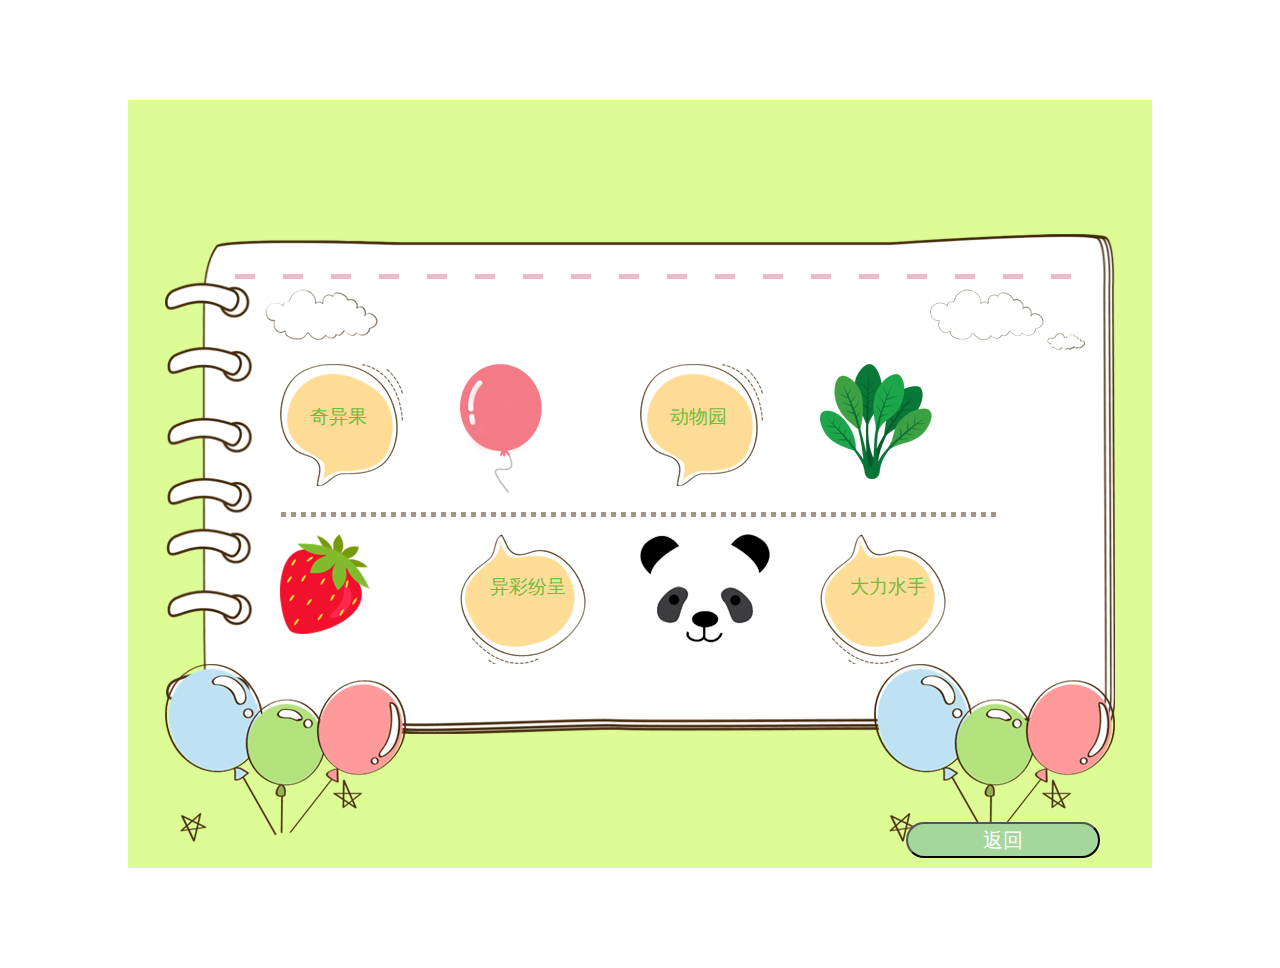
<file: index.html>
<!DOCTYPE html>
<html lang="en">
<meta charset="UTF-8">
<head>
    <meta charset="UTF-8">
    <title>Title</title>
</head>
<link rel="stylesheet" href="css/main.css">
<body>
    <div class="center">
        <div class="round">
            <ul class="line">
                <li class="pink"></li>
                <li class="pink"></li>
                <li class="pink"></li>
                <li class="pink"></li>
                <li class="pink"></li>
                <li class="pink"></li>
                <li class="pink"></li>
                <li class="pink"></li>
                <li class="pink"></li>
                <li class="pink"></li>
                <li class="pink"></li>
                <li class="pink"></li>
                <li class="pink"></li>
                <li class="pink"></li>
                <li class="pink"></li>
                <li class="pink"></li>
                <li class="pink"></li>
                <li class="pink"></li>
            </ul>
            <div id="cloud"></div>
            <div id="cloud2"></div>
            <div id="im1">
                <div class="iniml">
                    <a href="English.html" class="greenfont">奇异果</a>
                </div>
                <div class="iniml2"></div>
                <div class="iniml3">
                    <span class="greenfont">动物园</span>
                </div>
                <div class="iniml4"></div>
            </div>
            <ul id="line2">
                <li class="grey"></li>
                <li class="grey"></li>
                <li class="grey"></li>
                <li class="grey"></li>
                <li class="grey"></li>
                <li class="grey"></li>
                <li class="grey"></li>
                <li class="grey"></li>
                <li class="grey"></li>
                <li class="grey"></li>
                <li class="grey"></li>
                <li class="grey"></li>
                <li class="grey"></li>
                <li class="grey"></li>
                <li class="grey"></li>
                <li class="grey"></li>
                <li class="grey"></li>
                <li class="grey"></li>
                <li class="grey"></li>
                <li class="grey"></li>
                <li class="grey"></li>
                <li class="grey"></li>
                <li class="grey"></li>
                <li class="grey"></li>
                <li class="grey"></li>
                <li class="grey"></li>
                <li class="grey"></li>
                <li class="grey"></li>
                <li class="grey"></li>
                <li class="grey"></li>
                <li class="grey"></li>
                <li class="grey"></li>
                <li class="grey"></li>
                <li class="grey"></li>
                <li class="grey"></li>
                <li class="grey"></li>
                <li class="grey"></li>
                <li class="grey"></li>
                <li class="grey"></li>
                <li class="grey"></li>
                <li class="grey"></li>
                <li class="grey"></li>
                <li class="grey"></li>
                <li class="grey"></li>
                <li class="grey"></li>
                <li class="grey"></li>
                <li class="grey"></li>
                <li class="grey"></li>
                <li class="grey"></li>
                <li class="grey"></li>
                <li class="grey"></li>
                <li class="grey"></li>
                <li class="grey"></li>
                <li class="grey"></li>
                <li class="grey"></li>
                <li class="grey"></li>
                <li class="grey"></li>
                <li class="grey"></li>
                <li class="grey"></li>
                <li class="grey"></li>
                <li class="grey"></li>
                <li class="grey"></li>
                <li class="grey"></li>
                <li class="grey"></li>
                <li class="grey"></li>
                <li class="grey"></li>
                <li class="grey"></li>
                <li class="grey"></li>
                <li class="grey"></li>
                <li class="grey"></li>
                <li class="grey"></li>
                <li class="grey"></li>
            </ul>
            <div id="iml2">
                <div class="inimlt">
                </div>
                <div class="inimlt2">
                    <span class="greenfont">异彩纷呈</span>
                </div>
                <div class="inimlt3">
                </div>
                <div class="inimlt4">
                    <span class="greenfont">大力水手</span>
                </div>
            </div>
            <div id="bleft"></div>
            <div id="bright">
                <button id="back">返回</button>
            </div>
        </div>
    </div>
</body>
</html>
</file>
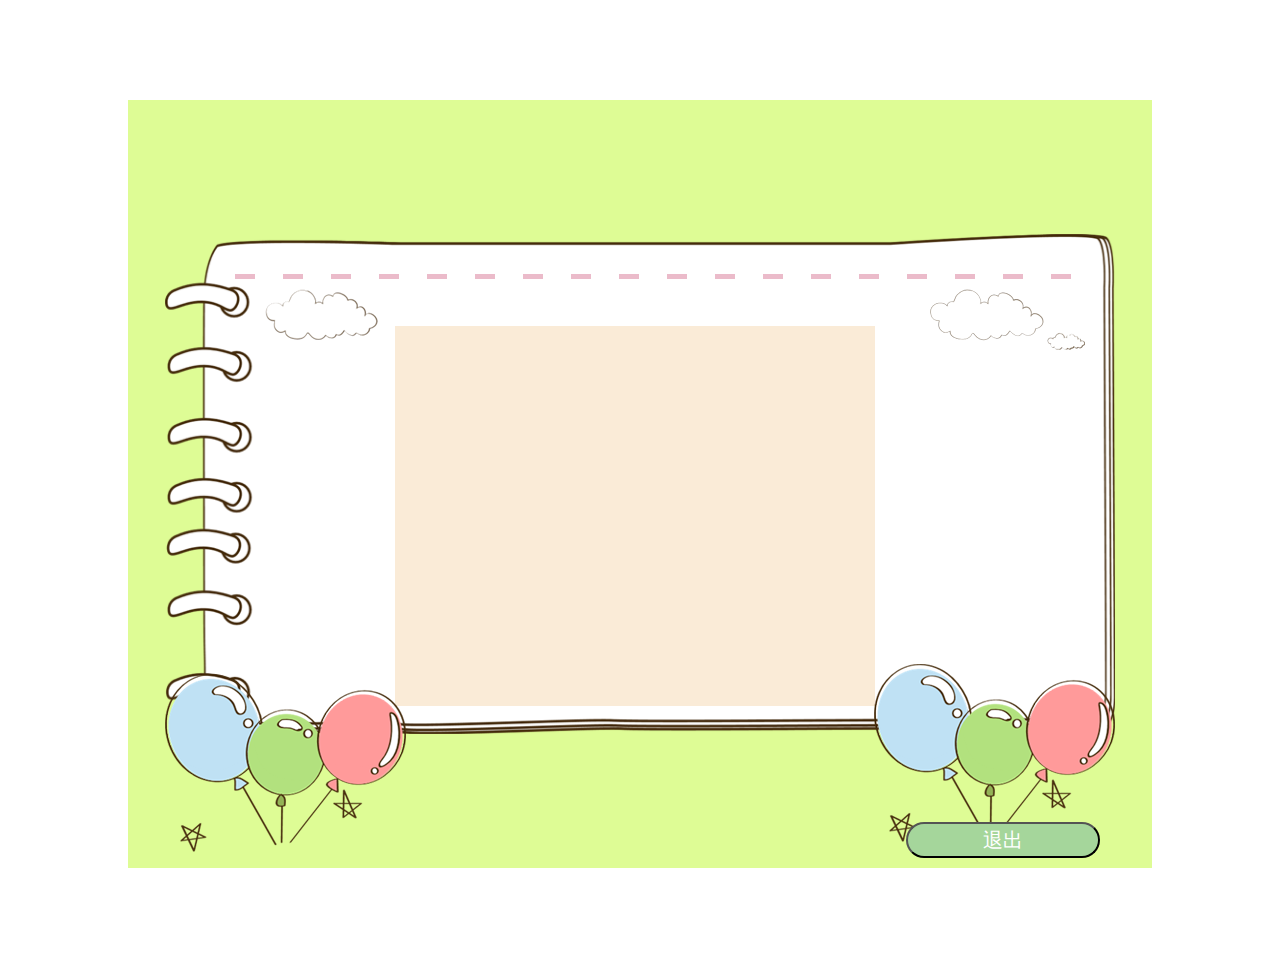
<file: English.html>
<!DOCTYPE html>
<html lang="en">
<head>
    <meta charset="UTF-8">
    <title>Title</title>
    <link rel="stylesheet" href="css/main.css">
    <link rel="stylesheet" href="css/English.css">
</head>
<body>
<div class="center">
    <div class="round">
        <ul class="line">
            <li class="pink"></li>
            <li class="pink"></li>
            <li class="pink"></li>
            <li class="pink"></li>
            <li class="pink"></li>
            <li class="pink"></li>
            <li class="pink"></li>
            <li class="pink"></li>
            <li class="pink"></li>
            <li class="pink"></li>
            <li class="pink"></li>
            <li class="pink"></li>
            <li class="pink"></li>
            <li class="pink"></li>
            <li class="pink"></li>
            <li class="pink"></li>
            <li class="pink"></li>
            <li class="pink"></li>
        </ul>
        <div id="cloud"></div>
        <div id="cloud2"></div>
        <div id="Englishuse"></div>
        <div id="bleft2"></div>
        <div id="bright2">
            <button id="back">退出</button>
        </div>
    </div>
</div>
</body>
</html>
</file>
<file: css/main.css>
*{
    padding: 0;
    margin: 0;
    list-style:none;
    text-decoration: none;
}
input,button,select,textarea{outline:none;}

.center{
    width: 1024px;
    height: 768px;
    background-color: #defc95;
    margin: 100px auto;
    display:flex;
    justify-content:center;
    align-items:center;
}
.round{
    width:950px;
    height: 500px;
    /*background-color: #fff;*/

    /*border-radius: 20px;*/
    background-image:url("../img/background.png");
    -webkit-background-size:100% 100%;
    background-size:100% 100%;
    margin: 50px auto;
}
.line{
    position: relative;
    left: 70px;
    top: 40px;
}
.pink{
    float: left;
    margin-right: 28px;
    background-color: #ebbbca;
    width: 20px;
    height:5px ;
}
#cloud{
    float: left;
    background-image: url("../img/cloud.png");
    width: 113px;
    height: 51px;
    position: relative;
    top: 50px;
    left: 100px;
}
#cloud2{
    float: right;
    position: relative;
    top: 50px;
    right: 30px;
    background-image: url(../img/cloud2.png);
    width: 155px;
    height: 61px;
}
#im1{
    width: 720px;
    height:130px;
    margin: 0 auto;
    position: relative;
    top:130px;
    padding: 0;
}
.grey{
    background-color: #a19587;
    width: 5px;
    height:5px ;
    float: left;
    margin-right: 5px;
}
#line2{
    position: relative;
    top: 148px;
    left: 116px;
  }
#iml2{
    width: 720px;
    height:130px;
    margin: 0 auto;
    position: relative;
    top:170px;
}
.iniml{
    float: left;
    position: absolute;
    width: 180px;
    height:130px;
    background-image: url("../img/sd.png");
    background-repeat:no-repeat;
}
.iniml:hover{
    transform:translate(0,-10px);
    -webkit-transform:translate(0,-10px);
    -moz-transform:translate(0,-10px);
    -o-transform:translate(0,-10px);
    -ms-transform:translate(0,-10px);
}
.iniml2{
     float: left;
     position: absolute;
     width: 180px;
     height:130px;
    background-image: url("../img/ballon.png");
    background-repeat:no-repeat;
     left: 180px;
    animation:Updown 1s infinite alternate;
    -webkit-animation:Updown 1s alternate infinite;
 }
.iniml3{
    float: left;
    position: absolute;
    width: 180px;
    height:130px;
    background-image: url("../img/sd.png");
    background-repeat:no-repeat;
    left: 360px;
}
.iniml3:hover{
    transform:translate(0,-10px);
    -webkit-transform:translate(0,-10px);
    -moz-transform:translate(0,-10px);
    -o-transform:translate(0,-10px);
    -ms-transform:translate(0,-10px);
}
.iniml4{
    float: left;
    position: absolute;
    width: 180px;
    height:130px;
    background-image: url("../img/vegetable.png");
    background-repeat:no-repeat;
    left: 540px;
    animation:Updown 1s infinite alternate;
    -webkit-animation:Updown 1s alternate infinite;
}
.greenfont{
    position: relative;
    top: 40px;
    left: 30px;
    font-size: larger;
    color: #71bb41;
}
.greenfont:hover{
    color: #29bb00;
    cursor: pointer;
}

@keyframes Updown{
    from{margin-top:30px;}
    to{margin-top:10px;}
}
@-webkit-keyframes Updown{
    from{margin-top:30px;}
    to{margin-top:10px;}
}
@-moz-keyframes Updown{
    from{margin-top:30px;}
    to{margin-top:10px;}
}
@-o-keyframes Updown{
    from{margin-top:30px;}
    to{margin-top:10px;}
}

.inimlt{
    float: left;
    position: absolute;
    width: 180px;
    height:130px;
    background-image: url("../img/strawberry.png");
    background-repeat:no-repeat;
    animation:Updown 1s infinite alternate;
    -webkit-animation:Updown 1s alternate infinite;
}

.inimlt2{
     float: left;
     position: absolute;
     width: 180px;
     height:130px;
     background-image: url("../img/bubble2.png");
     background-repeat:no-repeat;
    left: 180px;
 }
.inimlt2:hover{
    transform:translate(0,10px);
    -webkit-transform:translate(0,10px);
    -moz-transform:translate(0,10px);
    -o-transform:translate(0,10px);
    -ms-transform:translate(0,10px);
}
.inimlt3{
    float: left;
    position: absolute;
    width: 180px;
    height:130px;
    background-image: url("../img/panda.png");
    background-repeat:no-repeat;
    left: 360px;
    animation:Updown 1s infinite alternate;
    -webkit-animation:Updown 1s alternate infinite;
}
.inimlt4{
    float: left;
    position: absolute;
    width: 180px;
    height:130px;
    background-image: url("../img/bubble2.png");
    background-repeat:no-repeat;
    left: 540px;
}
.inimlt4:hover{
    transform:translate(0,10px);
    -webkit-transform:translate(0,10px);
    -moz-transform:translate(0,10px);
    -o-transform:translate(0,10px);
    -ms-transform:translate(0,10px);
}
#bleft{
    width: 241px;
    height: 178px;
    background-image: url("../img/ballons.png");
    position: relative;
    top: 170px;
}
#bleft:hover{
    -webkit-animation:swinging 2s ease-in-out 0s infinite;
    -moz-animation:swinging 2s ease-in-out 0s infinite;
    animation:swinging 2s ease-in-out 0s infinite;
    -webkit-transform-origin: 50% 100%;
    -moz-transform-origin: 50% 100%;
    transform-origin: 50% 100%;
}
@-webkit-keyframes swinging{
    0% { -webkit-transform: rotate(10deg); }
    50% { -webkit-transform: rotate(-10deg); }
    100% { -webkit-transform: rotate(10deg); }
}
@-moz-keyframes swinging{
    0% { -webkit-transform: rotate(10deg); }
    50% { -webkit-transform: rotate(-10deg); }
    100% { -webkit-transform: rotate(10deg); }
}
@-o-keyframes swinging{
    0% { -webkit-transform: rotate(10deg); }
    50% { -webkit-transform: rotate(-10deg); }
    100% { -webkit-transform: rotate(10deg); }
}
#bright{
    width: 241px;
    height: 178px;
    background-image: url("../img/ballons.png");
    position: relative;
    top: -8px;
    float: right;
}
#bright:hover{
    -webkit-animation:swinging 2s ease-in-out 0s infinite;
    -moz-animation:swinging 2s ease-in-out 0s infinite;
    animation:swinging 2s ease-in-out 0s infinite;
    -webkit-transform-origin: 50% 100%;
    -moz-transform-origin: 50% 100%;
    transform-origin: 50% 100%;
}
#back{
    cursor: pointer;
    position: absolute;
    bottom: -16px;
    font-size:20px;
    width:194px;
    height: 36px;
    background-color: #a5d69b;
    border-radius: 40px;
    color: white;
    left: 32px;
}
</file>
<file: css/English.css>
#Englishuse{
    width: 480px;
    height: 380px;
    background-color: antiquewhite;
    position: relative;
    top: 92px;
    left: 230px;
}
#bleft2{
    width: 241px;
    height: 178px;
    background-image: url("../img/ballons.png");
    position: relative;
    top: 60px;
}
#bright2{
    width: 241px;
    height: 178px;
    background-image: url("../img/ballons.png");
    position: relative;
    top: -128px;
    float: right;
}
</file>
